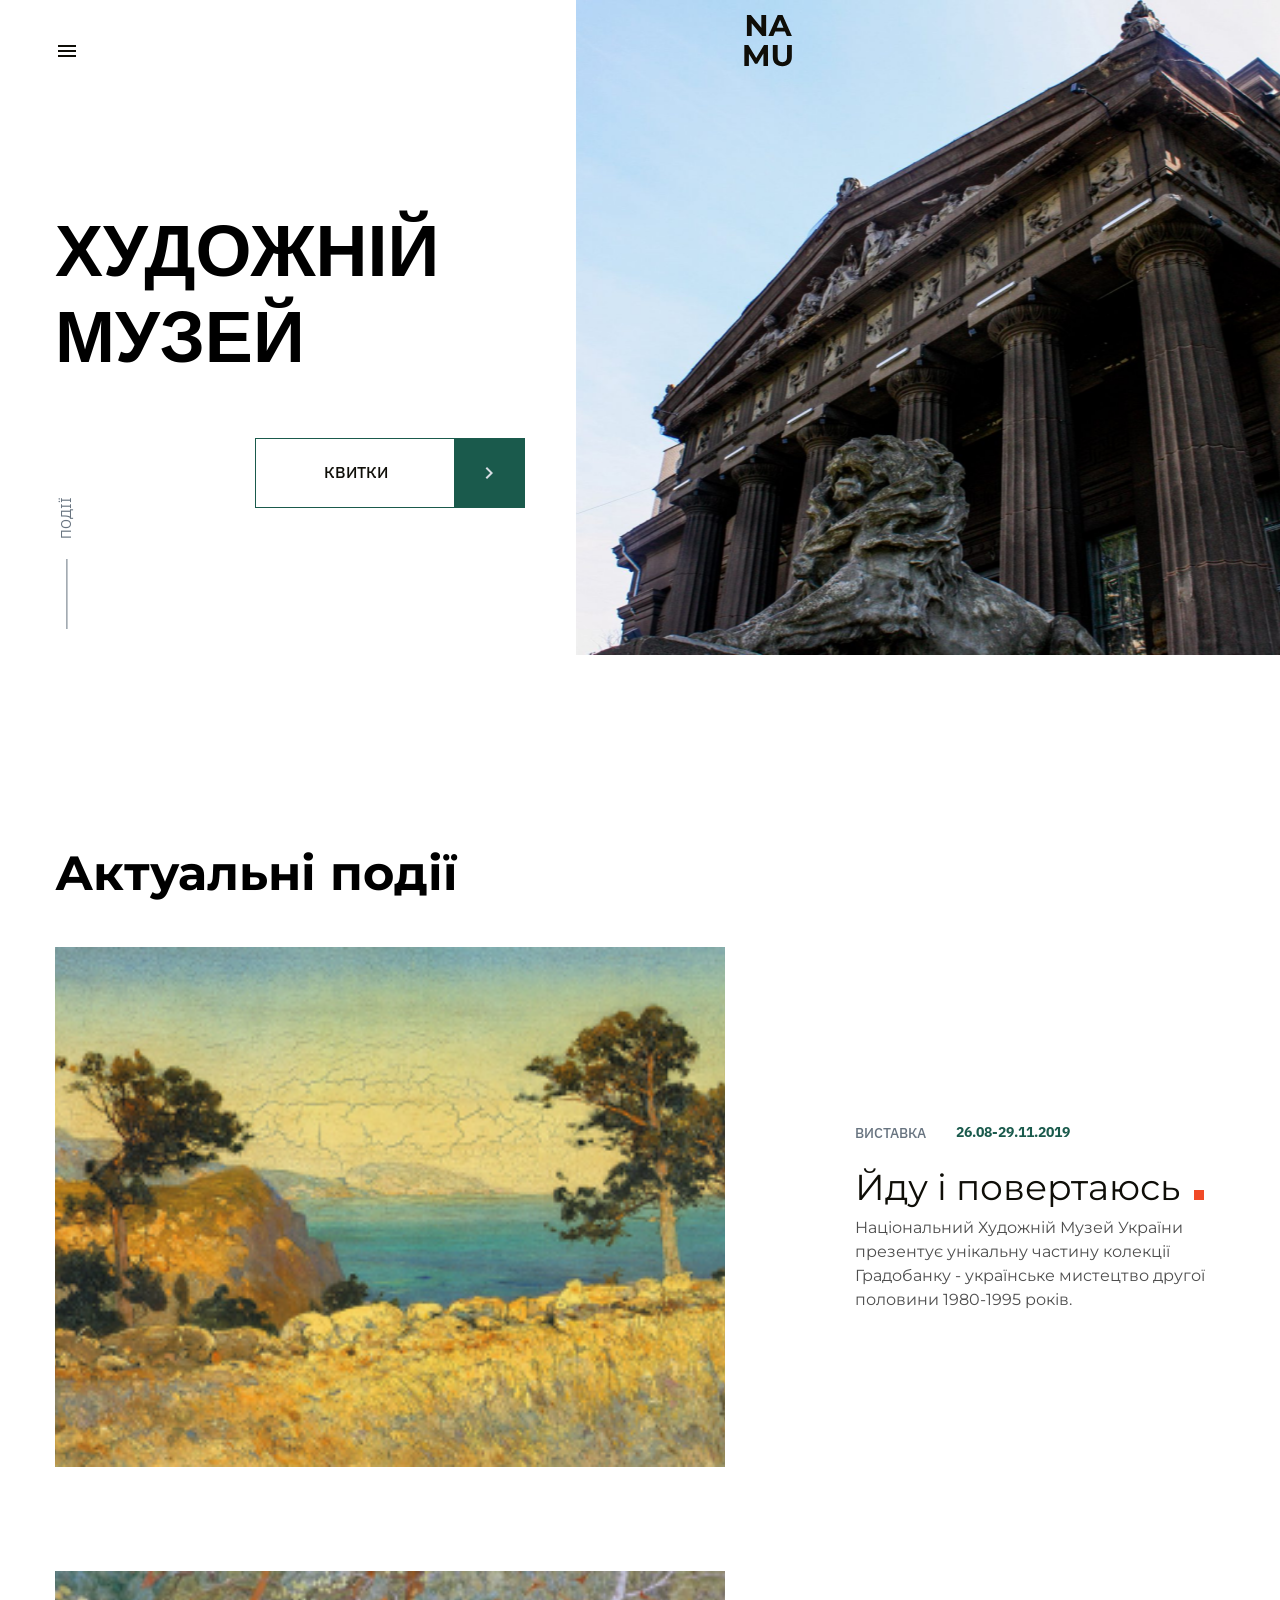
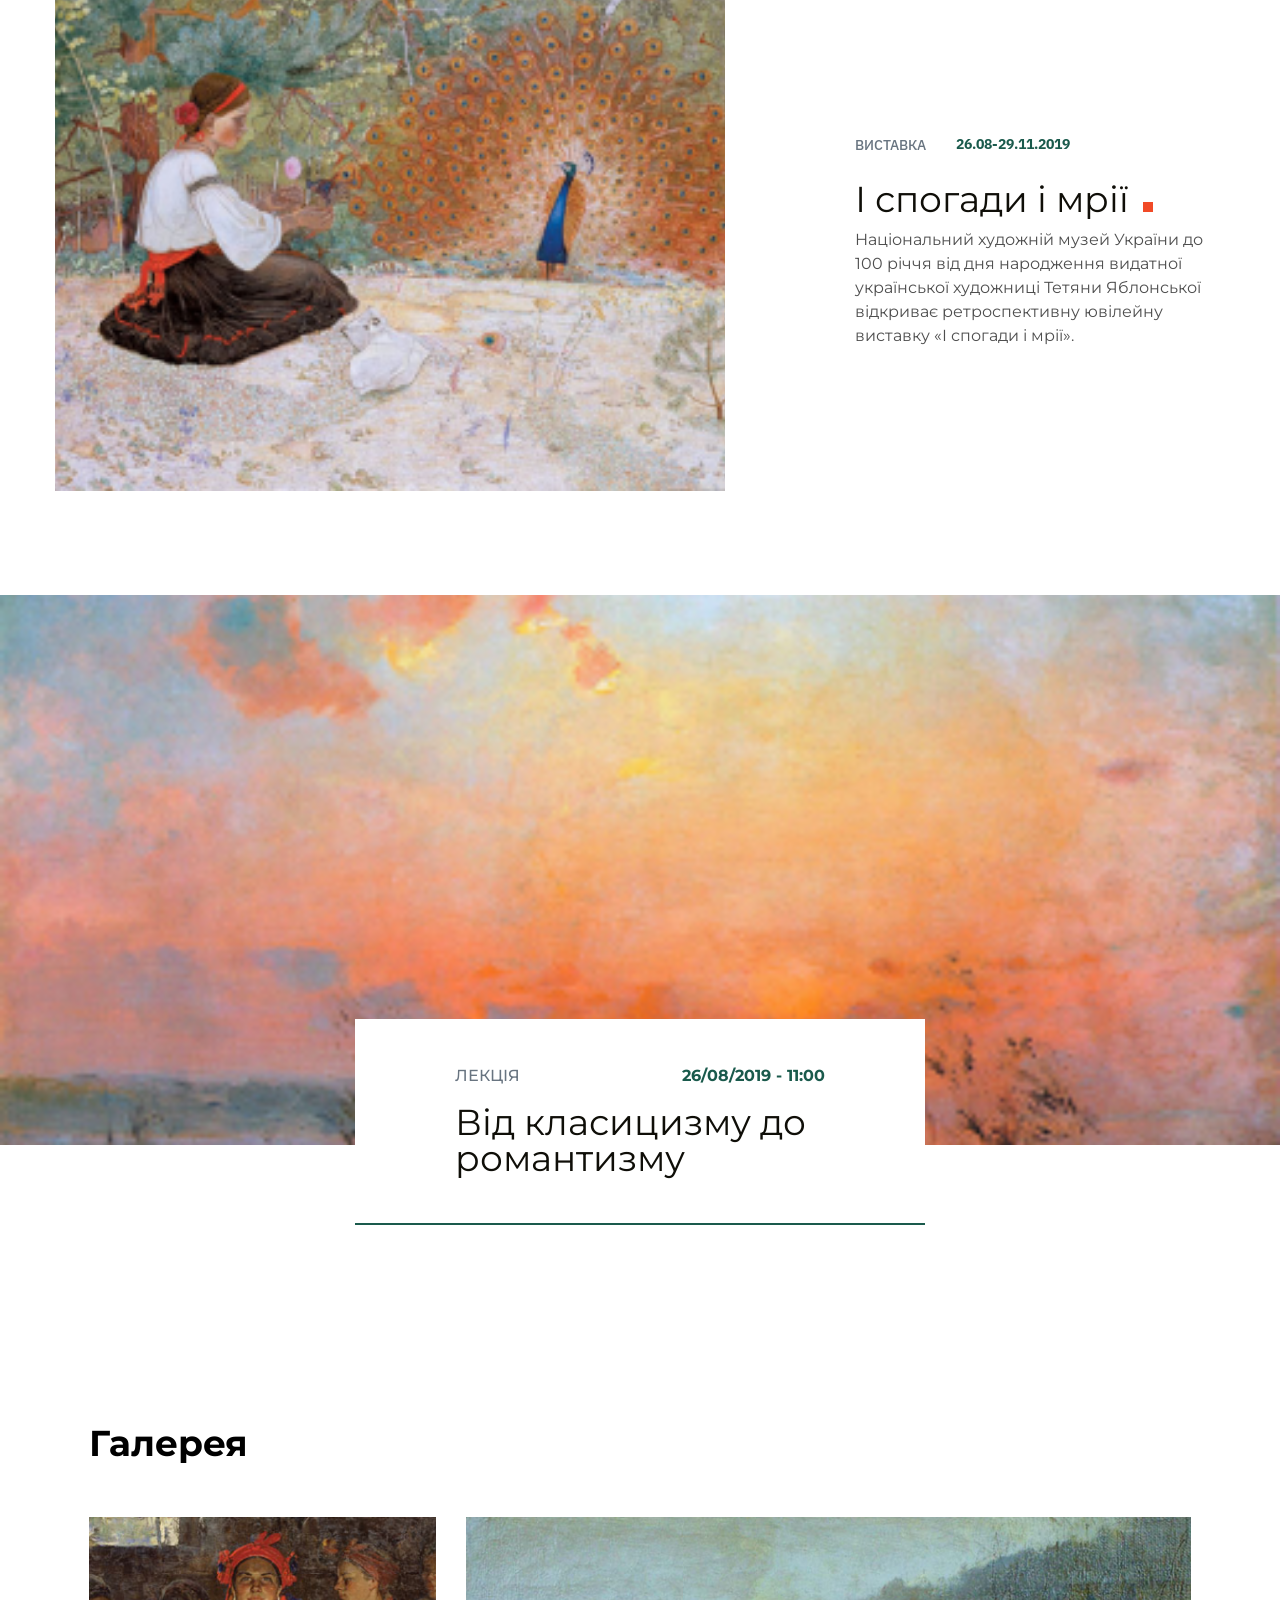
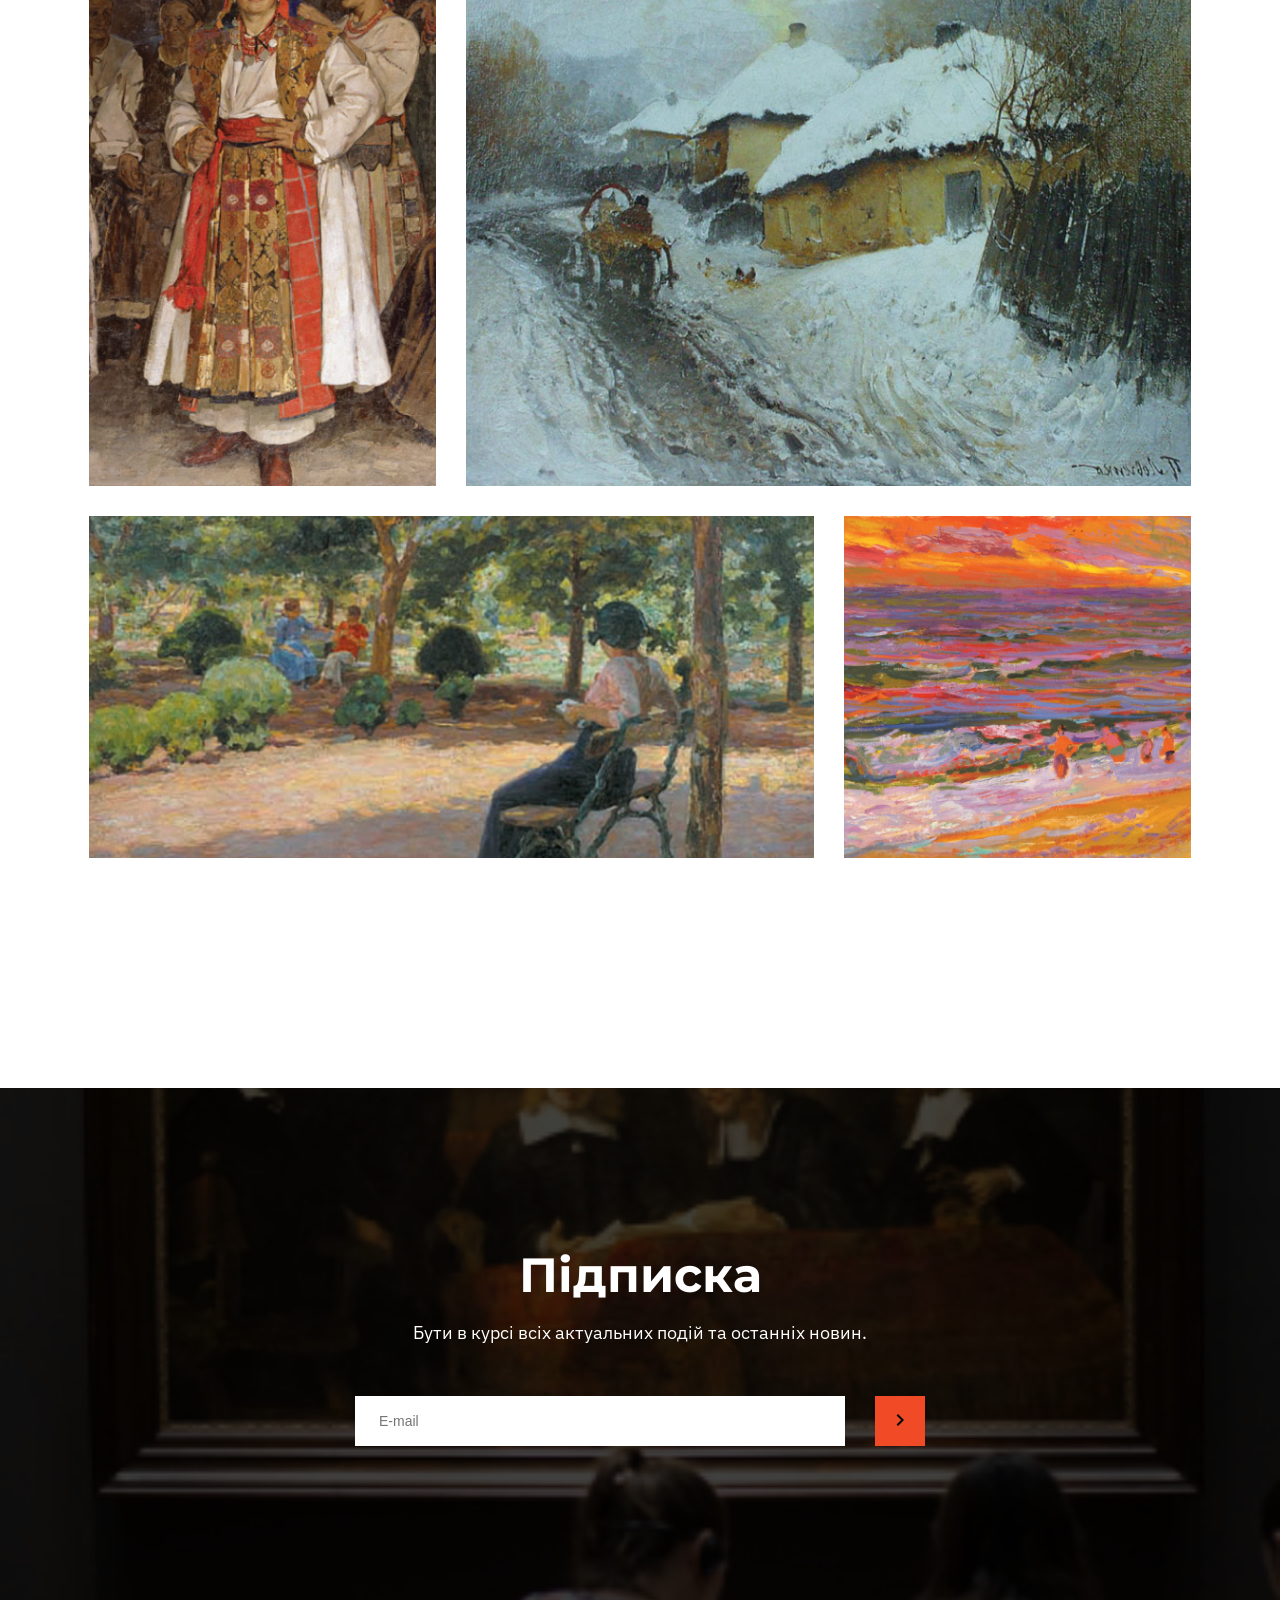
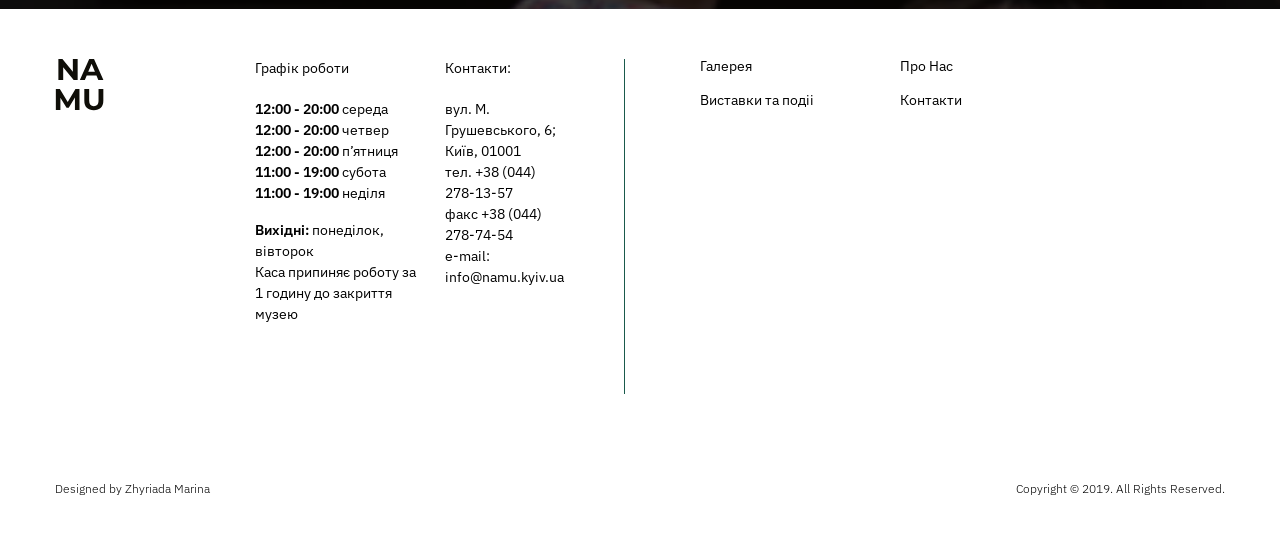
<file: index.html>
<!DOCTYPE html><html lang="en" class="page"><head><meta charset="utf-8"><meta name="viewport" content="width=device-width, initial-scale=1.0"><title>Museum</title><link rel="icon" href="favicon.9435ae94.svg"><link rel="preconnect" href="https://fonts.googleapis.com"><link rel="preconnect" href="https://fonts.gstatic.com"><link href="https://fonts.googleapis.com/css2?family=IBM+Plex+Sans:wght@300;400;500;600;700&family=Montserrat:wght@400;700&display=swap" rel="stylesheet"><link rel="stylesheet" href="index.bb425b92.css"><link rel="stylesheet" href="https://unpkg.com/swiper/swiper-bundle.min.css"></head><body class="page__body" id="home"> <header class="header"> <div class="container"> <div class="header__content"> <div class="header__top-bar top-bar"> <a href="#menu" class="icon icon--menu"></a> <a href="#" class="logo top-bar__logo"> <img src="NA%20MU.logo.b680cd26.svg" alt="logo"> </a> </div> <div class="header__bottom"> <h1 class="header__title">ХУДОЖНІЙ МУЗЕЙ</h1> <p class="header__events">Події</p> </div> <a href="#events" class="header__button"> КВИТКИ </a> </div> </div> <div class="header__bg"></div> </header> <aside class="menu page__menu" id="menu"> <div class="container"> <div class="menu__content"> <div class="menu__top"> <a href="#" class="icon icon--close"> </a> <nav class="menu__nav nav"> <ul class="nav__list"> <li class="nav__item"> <a class="nav__link" href="#galery"> Галерея </a> </li> <li class="nav__item"> <a class="nav__link" href="#about-us"> Про Нас </a> </li> <li class="nav__item"> <a class="nav__link" href="#events"> Виставки та <br> подіі </a> </li> <li class="nav__item"> <a class="nav__link" href="#contacts"> Контакти </a> </li> </ul> </nav> </div> <div class="menu__schedule schedule"> <span class="schedule__title">Графік роботи</span> <div class="schedule__dates"> <ul class="schedule__list"> <li class="schedule__item"> <span>12:00 - 20:00</span> середа </li> <li class="schedule__item"> <span>12:00 - 20:00</span> четвер </li> <li class="schedule__item"> <span>12:00 - 20:00</span> п’ятниця </li> <li class="schedule__item"> <span>11:00 - 19:00</span> субота </li> <li class="schedule__item"> <span>11:00 - 19:00</span> неділя </li> </ul> <div class="schedule__texts"> <p class="schedule__text"> <span>Вихідні:</span> понеділок, вівторок </p> <p class="schedule__text"> Каса припиняє роботу за 1 годину до закриття музею </p> </div> </div> </div> </div> </div> </aside> <main class="main"> <div class="main__content"> <section class="events" id="events"> <div class="container"> <h2 class="events__title">Актуальні події</h2> <div class="events__wrapper"> <article class="event events__event"> <img src="events1.135e318c.png" alt="Events" class="event__img"> <div class="event__content"> <div class="event__top"> <p class="event__type">ВИСТАВКА</p> <p class="event__data">26.08-29.11.2019</p> </div> <h3 class="event__subtitle"> Йду і повертаюсь <img src="rectangle-red.8fe3e353.svg" alt="red" class="event__rect"> </h3> <p class="event__text"> Національний Художній Музей України презентує унікальну частину колекції Градобанку - українське мистецтво другої половини 1980-1995 років. </p> </div> </article> <article class="event events__event"> <img src="events2.19673854.png" alt="Events" class="event__img"> <div class="event__content"> <div class="event__top"> <p class="event__type">ВИСТАВКА</p> <p class="event__data">26.08-29.11.2019</p> </div> <h3 class="event__subtitle"> І спогади і мрії <img src="rectangle-red.8fe3e353.svg" alt="red" class="event__rect"> </h3> <p class="event__text"> Національний художній музей України до 100 річчя від дня народження видатної української художниці Тетяни Яблонської відкриває ретроспективну ювілейну виставку «І спогади і мрії». </p> </div> </article> </div> </div> <article class="events__banner"> <div class="events__banner-info"> <div class="events__banner-content"> <div class="events__banner-top"> <p class="events__banner-type">ЛЕКЦІЯ</p> <p class="events__banner-data">26/08/2019 - 11:00</p> </div> <h3 class="events__banner-subtitle"> Від класицизму до романтизму </h3> </div> </div> </article> </section> <section class="galery" id="galery"> <h2 class="galery__title">Галерея</h2> <div class="galery__swiper"> <div class="swiper"> <div class="swiper-wrapper"> <div class="swiper-slide"> <img class="swiper-img" src="galery1.f10f16da.png" alt="Slider"> </div> <div class="swiper-slide"> <img class="swiper-img" src="galery2.2085a91f.png" alt="Slider"> </div> <div class="swiper-slide"> <img class="swiper-img" src="galery4.3bbfa6c0.png" alt="Slider"> </div> <div class="swiper-slide"> <img class="swiper-img" src="galery5.e6afd4a2.png" alt="Slider"> </div> </div> <div class="swiper-pagination"></div> </div> </div> <div class="galery__content"> <div class="container"> <div class="galery__pictures"> <a href="#" class="galery__picture galery__picture--1"> <img src="galery1.f10f16da.png" alt="picture" class="galery__img"> </a> <a href="#" class="galery__picture galery__picture--2"> <img src="galery2.2085a91f.png" alt="picture" class="galery__img"> </a> <a href="#" class="galery__picture galery__picture--3"> <img src="galery3.e62e5920.png" alt="picture" class="galery__img"> </a> <a href="#" class="galery__picture galery__picture--4"> <img src="galery4.3bbfa6c0.png" alt="picture" class="galery__img"> </a> </div> </div> </div> </section> <section class="subscription" id="subscription"> <h2 class="subscription__title">Підписка</h2> <p class="subscription__text">Бути в курсі всіх актуальних подій та останніх новин.</p> <form action="#" onsubmit="this.reset(); return false;" class="subscription__form"> <input type="email" name="email" placeholder="E-mail" class="subscription__input" required> <button type="submit" class="subscription__button"> <img src="arrow-black.2081132d.svg" alt="button"> </button> </form> </section> </div> </main> <footer class="footer" id="contacts"> <div class="container"> <div class="footer__wrapper"> <div class="footer__top"> <a href="#" class="footer__logo"> <img src="NA%20MU.logo.b680cd26.svg" alt="logo"> </a> </div> <div class="footer__content"> <div class="footer__schedule schedule"> <span class="schedule__title">Графік роботи</span> <div class="schedule__dates schedule__dates--footer"> <ul class="schedule__list"> <li class="schedule__item"> <span>12:00 - 20:00</span> середа </li> <li class="schedule__item"> <span>12:00 - 20:00</span> четвер </li> <li class="schedule__item"> <span>12:00 - 20:00</span> п’ятниця </li> <li class="schedule__item"> <span>11:00 - 19:00</span> субота </li> <li class="schedule__item"> <span>11:00 - 19:00</span> неділя </li> </ul> <div class="schedule__texts"> <p class="schedule__text"> <span>Вихідні:</span> понеділок, вівторок </p> <p class="schedule__text"> Каса припиняє роботу за 1 годину до закриття музею </p> </div> </div> </div> <div class="footer__contacts"> <h2 class="footer__contacts-title">Контакти:</h2> <a href="https://www.google.com/maps/place/%D0%B2%D1%83%D0%BB%D0%B8%D1%86%D1%8F+%D0%9C%D0%B8%D1%85%D0%B0%D0%B9%D0%BB%D0%B0+%D0%93%D1%80%D1%83%D1%88%D0%B5%D0%B2%D1%81%D1%8C%D0%BA%D0%BE%D0%B3%D0%BE,+6,+%D0%9A%D0%B8%D1%97%D0%B2,+02000/@50.4508402,30.5308666,17z/data=!4m6!3m5!1s0x40d4ce52445a8315:0x5e30ef474eddac89!8m2!3d50.4494397!4d30.5307593!16s%2Fg%2F11l76wtstx?entry=ttu" class="footer__contacts-link" target="_blank"> вул. М. Грушевського, 6; Київ, 01001 </a> <br> <a href="tel:+38 (044) 278-13-57" class="footer__contacts-link"> тел. +38 (044) 278-13-57 </a> <br> <a href="tel:+38 (044) 278-74-54" class="footer__contacts-link"> факс +38 (044) 278-74-54 </a> <br> <a href="mailto:info@namu.kiev.ua" class="footer__contacts-link"> e-mail: info@namu.kyiv.ua </a> </div> </div> <div class="footer__go-up-wrapper"> <a href="#" class="footer__go-up"> <img src="Arrow%20up.1c87e81c.svg" alt="arrow-up"> </a> </div> <nav class="footer__nav nav"> <ul class="nav__list nav__list--footer"> <li class="nav__item"> <a class="nav__link nav__link--footer" href="#galery"> Галерея </a> </li> <li class="nav__item"> <a class="nav__link nav__link--footer" href="#about-us"> Про Нас </a> </li> <li class="nav__item"> <a class="nav__link nav__link--footer" href="#events"> Виставки та подіі </a> </li> <li class="nav__item"> <a class="nav__link nav__link--footer" href="#contacts"> Контакти </a> </li> </ul> </nav> <div class="footer__bottom"> <p class="footer__author">Designed by Zhyriada Marina</p> <p class="footer__copyright"> Copyright © 2019. All Rights Reserved. </p> </div> </div> </div> </footer> <script src="https://unpkg.com/swiper/swiper-bundle.min.js"></script> <script src="index.41ed3682.js"></script> </body></html>
</file>
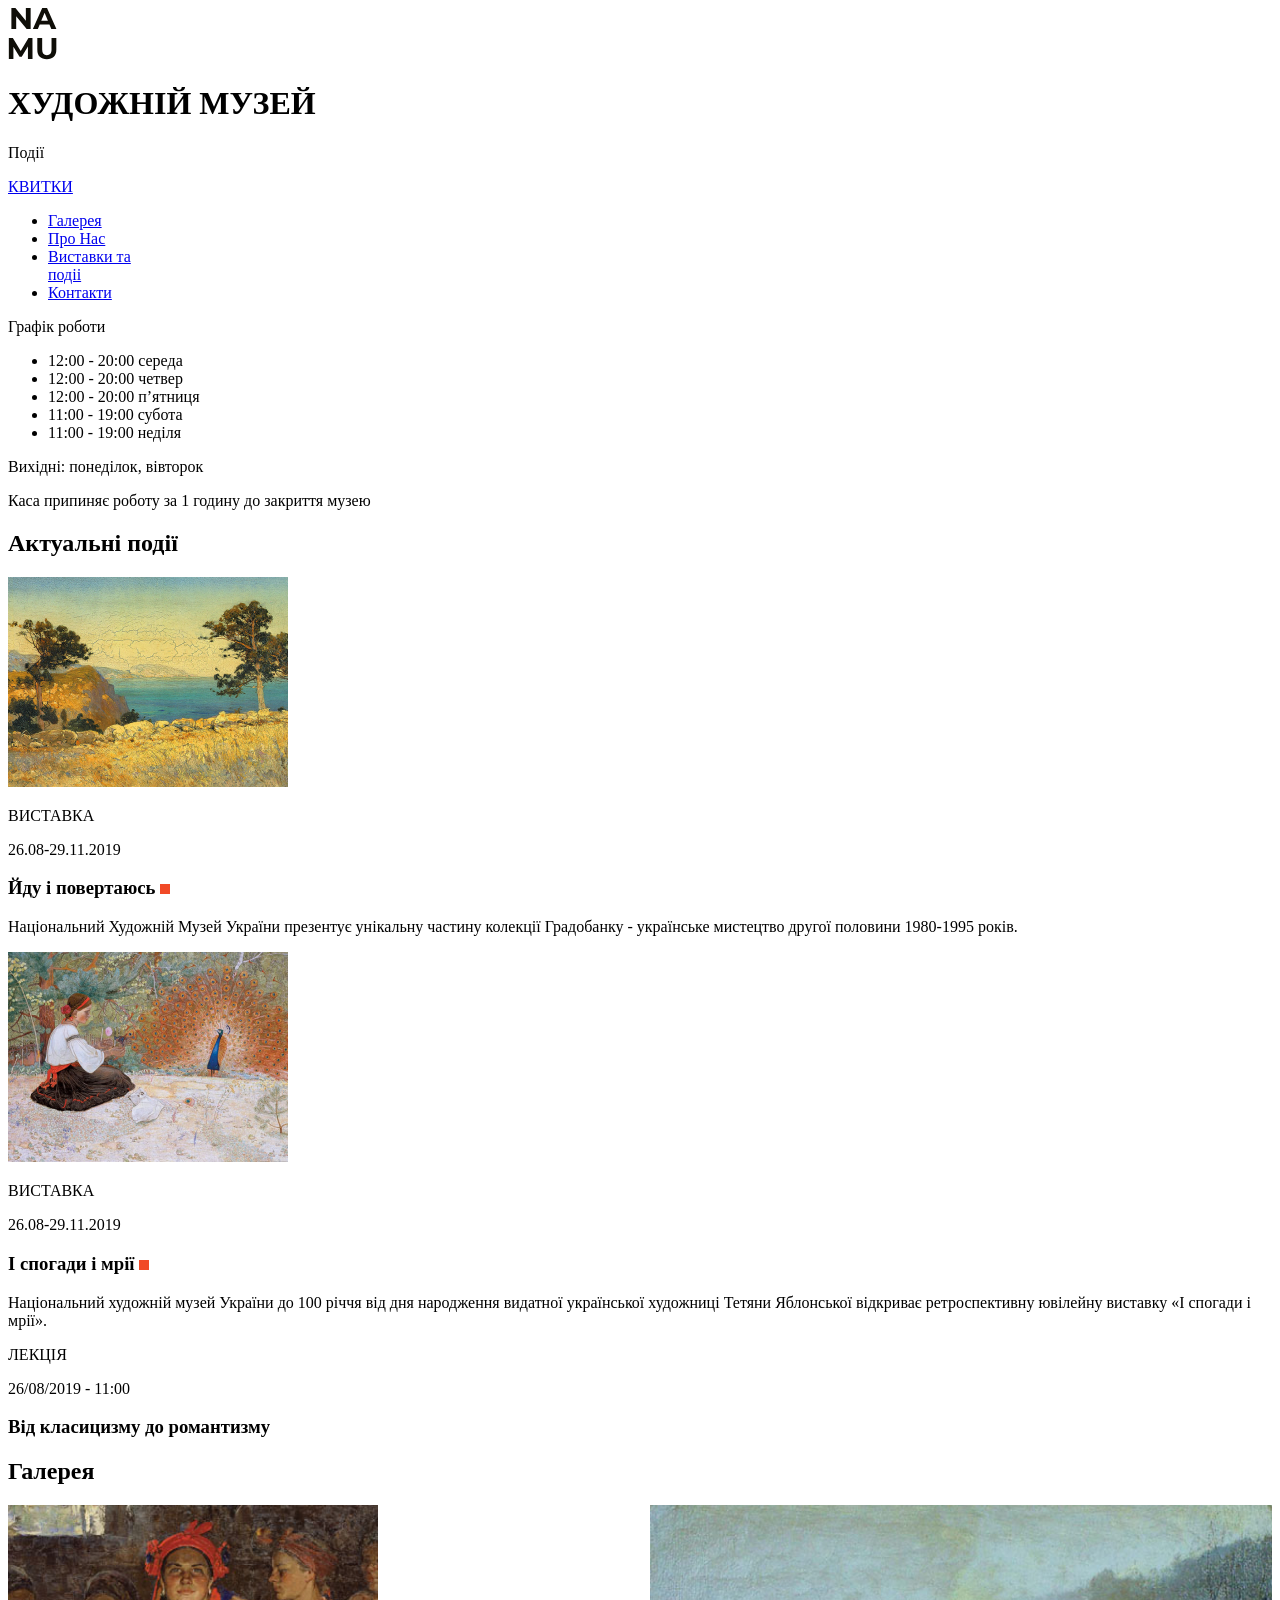
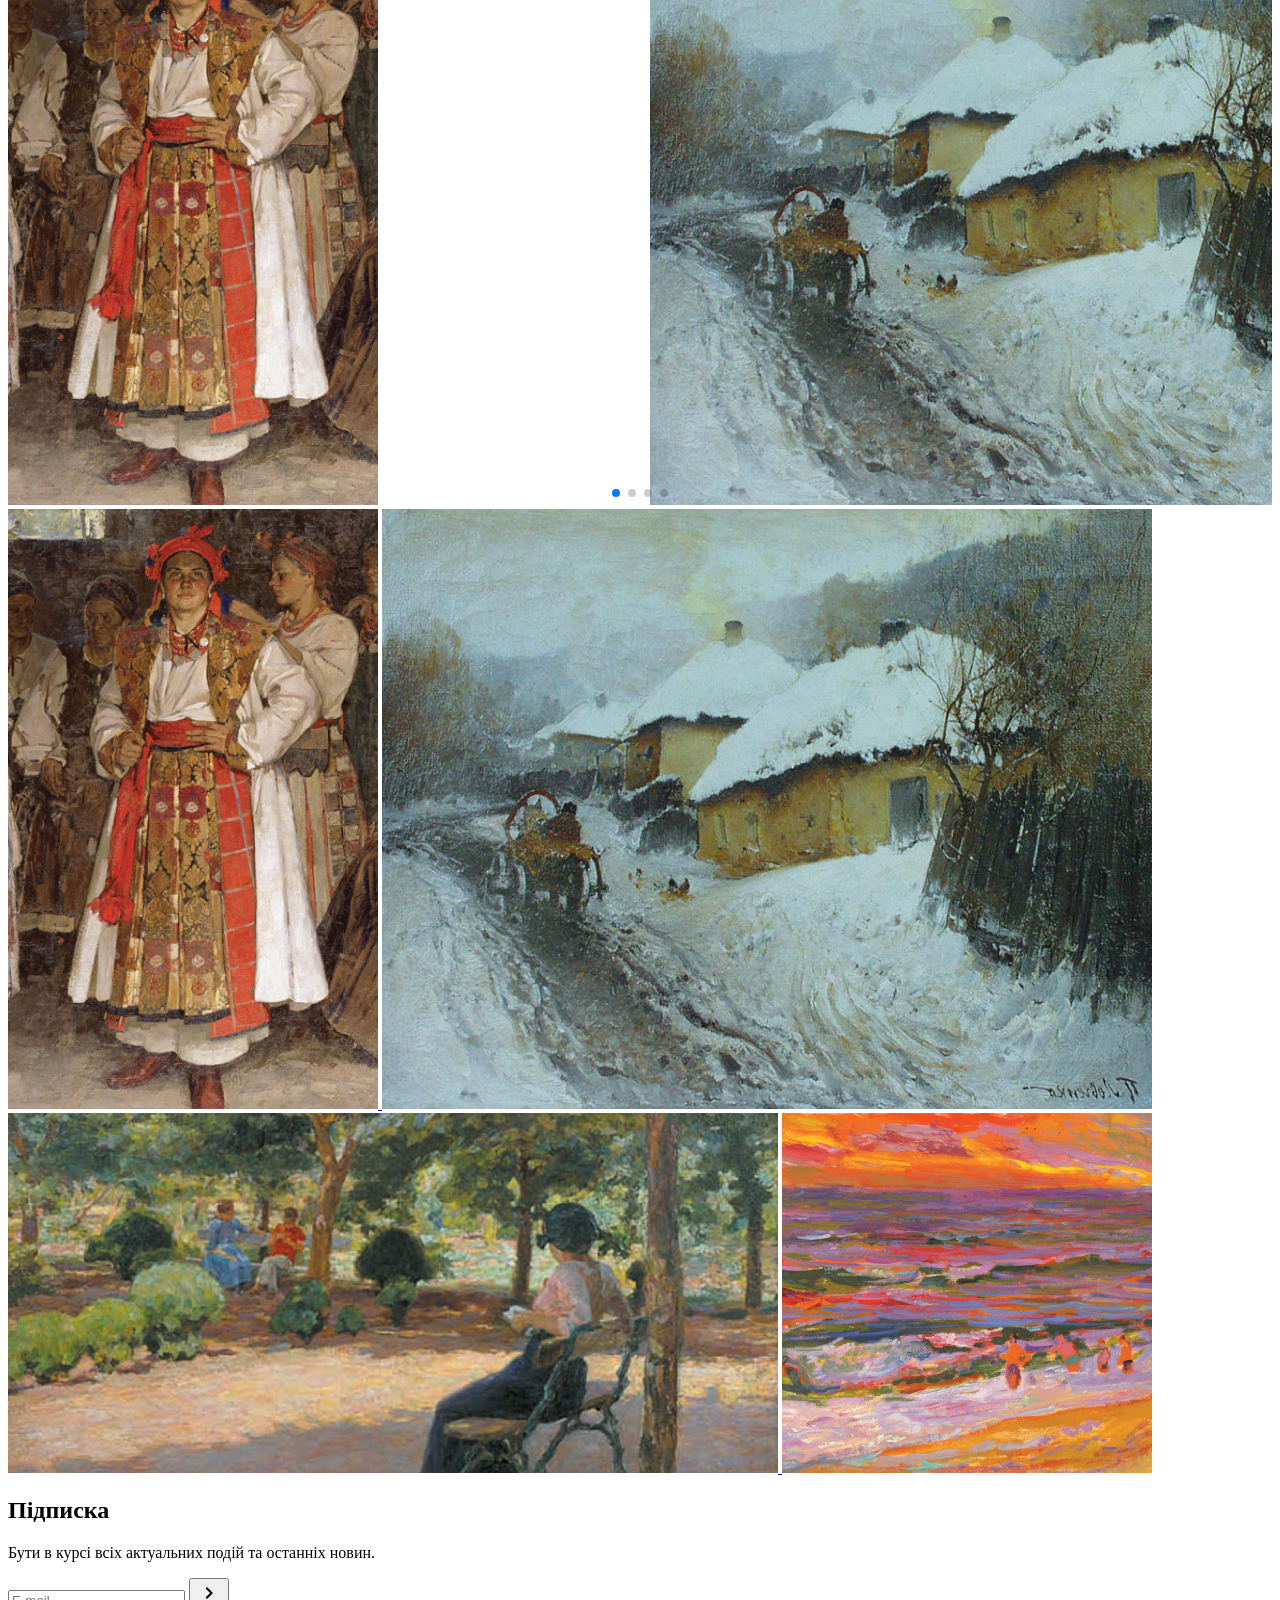
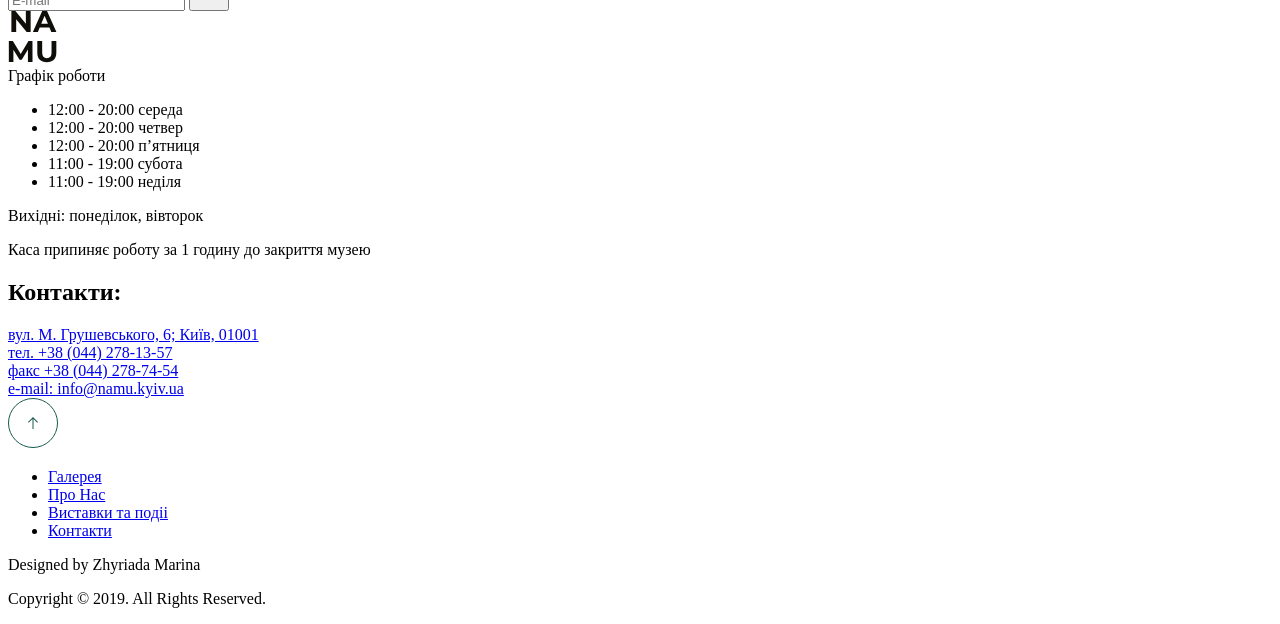
<file: src/index.html>
<!DOCTYPE html>
<html lang="en" class="page">
  <head>
    <meta charset="UTF-8">
    <meta name="viewport" content="width=device-width, initial-scale=1.0">
    <title>Museum</title>
    <link rel="icon" href="./images/favicon.svg">
    <link rel="preconnect" href="https://fonts.googleapis.com">
    <link rel="preconnect" href="https://fonts.gstatic.com">
    <link href="https://fonts.googleapis.com/css2?family=IBM+Plex+Sans:wght@300;400;500;600;700&family=Montserrat:wght@400;700&display=swap" rel="stylesheet">
    <link rel="stylesheet" href="./styles/main.scss">

    <link rel="stylesheet" href="https://unpkg.com/swiper/swiper-bundle.min.css">
  </head>
  <body class="page__body" id="home">
    <header class="header">
      <div class="container">
        <div class="header__content">
          <div class="top-bar header__top-bar">
            <a
              href="#menu"
              class="icon icon--menu"
            ></a>
            <a href="#" class="top-bar__logo logo">
              <img
              src="/src/images/NA MU.logo.svg"
              alt="logo"
              >
            </a>
          </div>
          <div class="header__bottom">
            <h1 class="header__title">ХУДОЖНІЙ МУЗЕЙ</h1>
            <p class="header__events">Події</p>
          </div>
          <a
            href="#events"
            class="header__button"
          >
            КВИТКИ
          </a>
        </div>
      </div>
      <div class="header__bg"></div>
    </header>

    <aside
      class="page__menu menu"
      id="menu"
    >
      <div class="container">
        <div class="menu__content">
          <div class="menu__top">
            <a
              href="#"
              class="icon icon--close"
            >
            </a>

            <nav class="nav menu__nav">
              <ul class="nav__list">
                <li class="nav__item">
                  <a
                    class="nav__link"
                    href="#galery"
                  >
                    Галерея
                  </a>
                </li>

                <li class="nav__item">
                  <a
                    class="nav__link"
                    href="#about-us"
                  >
                    Про Нас
                  </a>
                </li>

                <li class="nav__item">
                  <a
                    class="nav__link"
                    href="#events"
                  >
                    Виставки та
                    <br>
                    подіі
                  </a>
                </li>

                <li class="nav__item">
                  <a
                    class="nav__link"
                    href="#contacts"
                  >
                    Контакти
                  </a>
                </li>
              </ul>
            </nav>
          </div>
          <div class="menu__schedule schedule">
            <span class="schedule__title">Графік роботи</span>
            <div class="schedule__dates">
              <ul class="schedule__list">
                <li class="schedule__item">
                  <span>12:00 - 20:00</span>
                  середа
                </li>

                <li class="schedule__item">
                  <span>12:00 - 20:00</span>
                  четвер
                </li>

                <li class="schedule__item">
                  <span>12:00 - 20:00</span>
                  п’ятниця
                </li>

                <li class="schedule__item">
                  <span>11:00 - 19:00</span>
                  субота
                </li>

                <li class="schedule__item">
                  <span>11:00 - 19:00</span>
                  неділя
                </li>
              </ul>

              <div class="schedule__texts">
                <p class="schedule__text">
                  <span>Вихідні:</span> понеділок, вівторок
                </p>
                <p class="schedule__text">
                  Каса припиняє роботу за 1 годину до закриття музею
                </p>
              </div>
            </div>
          </div>

        </div>
      </div>
    </aside>

    <main class="main">
      <div class="main__content">
        <section
          class="events"
          id="events"
        >

          <div class="container">
            <h2 class="events__title">Актуальні події</h2>
            <div class="events__wrapper">
              <article class="events__event event">
                <img
                  src="/src/images/events/events1.png"
                  alt="Events"
                  class="event__img"
                >
                <div class="event__content">
                  <div class="event__top">
                    <p class="event__type">ВИСТАВКА</p>
                    <p class="event__data">26.08-29.11.2019</p>
                  </div>
                  <h3 class="event__subtitle">
                    Йду і повертаюсь
                    <img
                      src="./images//icons/rectangle-red.svg"
                      alt="red"
                      class="event__rect"
                    />
                  </h3>
                  <p class="event__text">
                    Національний Художній Музей України презентує унікальну частину колекції Градобанку - українське мистецтво другої половини 1980-1995 років.
                  </p>
                </div>
              </article>
              <article class="events__event event">
                <img
                  src="/src/images/events/events2.png"
                  alt="Events"
                  class="event__img"
                >
                <div class="event__content">
                  <div class="event__top">
                    <p class="event__type">ВИСТАВКА</p>
                    <p class="event__data">26.08-29.11.2019</p>
                  </div>
                  <h3 class="event__subtitle">
                    І спогади і мрії
                    <img
                      src="./images//icons/rectangle-red.svg"
                      alt="red"
                      class="event__rect"
                    />
                  </h3>
                  <p class="event__text">
                    Національний художній музей України до 100 річчя від дня народження   видатної української художниці  Тетяни Яблонської  відкриває ретроспективну ювілейну виставку «І спогади і мрії».
                  </p>
                </div>
              </article>
            </div>
          </div>
          <article class="events__banner">
            <div class="events__banner-info">
              <div class="events__banner-content">
                <div class="events__banner-top">
                  <p class="events__banner-type">ЛЕКЦІЯ</p>
                  <p class="events__banner-data">26/08/2019 - 11:00</p>
                </div>
                <h3 class="events__banner-subtitle">
                  Від класицизму до романтизму
                </h3>
              </div>
            </div>
          </article>
        </section>

        <section class="galery" id="galery">
          <h2 class="galery__title">Галерея</h2>
          <div class="galery__swiper">
            <div class="swiper">
              <div class="swiper-wrapper">
                <div class="swiper-slide">
                  <img
                    class="swiper-img"
                    src="/src/images/galery/galery1.png"
                    alt="Slider"
                  >
                </div>
                <div class="swiper-slide">
                  <img
                    class="swiper-img"
                    src="/src/images/galery/galery2.png"
                    alt="Slider"
                  >
                </div>
                <div class="swiper-slide">
                  <img
                  class="swiper-img"
                    src="/src/images/galery/galery4.png"
                    alt="Slider"
                  >
                </div>
                <div class="swiper-slide">
                  <img
                    class="swiper-img"
                    src="/src/images/galery/galery5.png"
                    alt="Slider"
                  >
                </div>
              </div>
              <div class="swiper-pagination"></div>
            </div>
          </div>

          <div class="galery__content">
            <div class="container">
              <div class="galery__pictures">
                <a href="#" class="galery__picture galery__picture--1">
                  <img
                    src="/src/images/galery/galery1.png"
                    alt="picture"
                    class="galery__img"
                  >
                </a>

                <a href="#" class="galery__picture galery__picture--2">
                  <img
                    src="/src/images/galery/galery2.png"
                    alt="picture"
                    class="galery__img"
                  >
                </a>

                <a href="#" class="galery__picture galery__picture--3">
                  <img
                    src="/src/images/galery/galery3.png"
                    alt="picture"
                    class="galery__img"
                  >
                </a>

                <a href="#" class="galery__picture galery__picture--4">
                  <img
                    src="/src/images/galery/galery4.png"
                    alt="picture"
                    class="galery__img"
                  >
                </a>
              </div>
            </div>
          </div>
        </section>

        <section class="subscription" id="subscription">

          <h2 class="subscription__title">Підписка</h2>
          <p class="subscription__text">Бути в курсі всіх актуальних подій та останніх новин.</p>
          <form
            action="#"
            onsubmit="this.reset(); return false;"
            class="subscription__form"
          >
            <input
              type="email"
              name="email"
              placeholder="E-mail"
              class="subscription__input"
              required
            >
            <button
              type="submit"
              class="subscription__button"
            >
              <img
                src="/src/images/icons/arrow-black.svg"
                alt="button"
              >
            </button>
          </form>
        </section>
      </div>
    </main>

    <footer class="footer" id="contacts">
      <div class="container">
        <div class="footer__wrapper">
          <div class="footer__top">
            <a href="#" class="footer__logo">
              <img
              src="/src/images/NA MU.logo.svg"
              alt="logo"
              >
            </a>


          </div>

          <div class="footer__content">
            <div class="footer__schedule schedule">
              <span class="schedule__title">Графік роботи</span>
              <div class="schedule__dates schedule__dates--footer">
                <ul class="schedule__list">
                  <li class="schedule__item">
                    <span>12:00 - 20:00</span>
                    середа
                  </li>

                  <li class="schedule__item">
                    <span>12:00 - 20:00</span>
                    четвер
                  </li>

                  <li class="schedule__item">
                    <span>12:00 - 20:00</span>
                    п’ятниця
                  </li>

                  <li class="schedule__item">
                    <span>11:00 - 19:00</span>
                    субота
                  </li>

                  <li class="schedule__item">
                    <span>11:00 - 19:00</span>
                    неділя
                  </li>
                </ul>

                <div class="schedule__texts">
                  <p class="schedule__text">
                    <span>Вихідні:</span> понеділок, вівторок
                  </p>
                  <p class="schedule__text">
                    Каса припиняє роботу за 1 годину до закриття музею
                  </p>
                </div>
              </div>
            </div>

            <div class="footer__contacts">
              <h2 class="footer__contacts-title">Контакти:</h2>
              <a
                href="https://www.google.com/maps/place/%D0%B2%D1%83%D0%BB%D0%B8%D1%86%D1%8F+%D0%9C%D0%B8%D1%85%D0%B0%D0%B9%D0%BB%D0%B0+%D0%93%D1%80%D1%83%D1%88%D0%B5%D0%B2%D1%81%D1%8C%D0%BA%D0%BE%D0%B3%D0%BE,+6,+%D0%9A%D0%B8%D1%97%D0%B2,+02000/@50.4508402,30.5308666,17z/data=!4m6!3m5!1s0x40d4ce52445a8315:0x5e30ef474eddac89!8m2!3d50.4494397!4d30.5307593!16s%2Fg%2F11l76wtstx?entry=ttu"
                class="footer__contacts-link"
                target="_blank"
              >
                вул. М. Грушевського, 6; Київ, 01001
              </a>
              <br>
              <a
                href="tel:+38 (044) 278-13-57"
                class="footer__contacts-link"
              >
                тел. +38 (044) 278-13-57
              </a>
              <br>
              <a
                href="tel:+38 (044) 278-74-54"
                class="footer__contacts-link"
              >
                факс +38 (044)
                278-74-54
              </a>
              <br>
              <a
                href="mailto:info@namu.kiev.ua"
                class="footer__contacts-link"
              >
                e-mail: info@namu.kyiv.ua
              </a>
            </div>
          </div>

          <div class="footer__go-up-wrapper">
            <a
              href="#"
              class="footer__go-up"
            >
              <img
                src="/src/images/icons/Arrow up.svg"
                alt="arrow-up"
              >
            </a>
          </div>

          <nav class="nav footer__nav">
            <ul class="nav__list nav__list--footer">
              <li class="nav__item">
                <a
                  class="nav__link nav__link--footer"
                  href="#galery"
                >
                  Галерея
                </a>
              </li>

              <li class="nav__item">
                <a
                  class="nav__link nav__link--footer"
                  href="#about-us"
                >
                  Про Нас
                </a>
              </li>

              <li class="nav__item">
                <a
                  class="nav__link nav__link--footer"
                  href="#events"
                >
                  Виставки та подіі
                </a>
              </li>

              <li class="nav__item">
                <a
                  class="nav__link nav__link--footer"
                  href="#contacts"
                >
                  Контакти
                </a>
              </li>
            </ul>
          </nav>

          <div class="footer__bottom">
            <p class="footer__author">Designed by Zhyriada Marina</p>
            <p class="footer__copyright">
              Copyright © 2019. All Rights Reserved.
            </p>
          </div>
        </div>
      </div>
    </footer>

    <script src="https://unpkg.com/swiper/swiper-bundle.min.js"></script>
    <script src="./scripts/main.js"></script>
  </body>
</html>
</file>
<file: index.bb425b92.css>
h1{font-family:Roboto,sans-serif;font-weight:400}@font-face{font-family:Roboto;src:url(Roboto-Regular-webfont.55e67705.woff)format("woff");font-weight:400;font-style:normal}.header{position:relative}@media (min-width:768px){.header{height:384px}}@media (min-width:1280px){.header{height:655px}}.header__bg{z-index:-1;background-image:url(header-bg.e5eb93cf.png);background-position:50%;background-size:cover;width:100%;height:300px;position:absolute;top:0}@media (min-width:768px){.header__bg{width:49%;height:384px;right:0}}@media (min-width:1280px){.header__bg{width:55%;height:655px}}@media (min-width:768px){.header__content{--columns:2;grid-template-columns:repeat(var(--columns),1fr);column-gap:20px;height:auto;display:grid}}@media (min-width:768px) and (min-width:768px){.header__content{--columns:6;column-gap:30px}}@media (min-width:768px) and (min-width:1280px){.header__content{--columns:12;column-gap:30px}}.header__top-bar{height:250px}@media (min-width:768px){.header__top-bar{grid-column:span 6;height:fit-content}}.header__bottom{width:fit-content;height:fit-content;margin:0 auto}@media (min-width:768px){.header__bottom{grid-column:1/3}}@media (min-width:1280px){.header__bottom{grid-column:1/5}}.header__title{text-align:center;margin-top:20px;margin-bottom:20px;font-size:45px;font-weight:700;line-height:45px}@media (min-width:768px){.header__title{text-align:left;word-wrap:normal;margin-top:0;margin-bottom:0;padding-bottom:38px;font-size:54px;line-height:64.8px}}@media (min-width:1280px){.header__title{font-size:72px;line-height:86.4px}}.header__events{text-align:left;color:#687480;text-transform:uppercase;font-family:IBM Plex Sans,sans-serif;font-size:14px;line-height:14px;display:none;transform:rotate(-90deg)translate(-100%,-390%)}.header__events:before{content:"";border-bottom:1px solid #687480;width:70px;display:inline-block}@media (min-width:1280px){.header__events{-ms-flex-align:center;align-items:center;gap:20px;display:-ms-inline-flexbox;display:inline-flex}}.header__button{box-sizing:border-box;text-align:left;color:#0f0e08;border:1px solid #1a5a4c;width:280px;height:50px;margin:0 auto;padding:15px 130px 15px 80px;font-family:IBM Plex Sans,sans-serif;font-size:16px;font-weight:500;line-height:16px;text-decoration:none;display:block;position:relative}.header__button:after{content:"";background-color:#1a5a4c;background-image:url(arrow.8b3877c7.svg);background-position:50%;background-repeat:no-repeat;background-size:24px;width:50px;height:50px;display:inline-block;position:absolute;top:-1px;right:0}@media (min-width:768px){.header__button{grid-column:1/3;width:270px;height:70px;padding:25px 138px 25px 68px}.header__button:after{width:70px;height:70px}}@media (min-width:1280px){.header__button{grid-column:3/6}}.icon{background-size:cover;width:24px;height:24px;transition:transform .3s;display:block}.icon:hover{transform:scale(1.1)}.icon--menu{background-image:url(baseline-menu.3804cec3.svg)}.icon--close{background-image:url(close.889fe7a3.svg)}.icon--facebook{background-image:url(facebook-logo.9e8c3530.svg)}.icon--instagram{background-image:url(instagram-logo.d65e3833.svg)}.menu{z-index:11;background-color:#1a5a4c;height:400px;font-family:IBM Plex Sans,sans-serif;overflow:auto}@media (min-width:768px){.menu{height:225px}}@media (min-width:1280px){.menu{height:233px}}.menu__content{--columns:2;grid-template-columns:repeat(var(--columns),1fr);gap:24px 20px;padding-top:27px;padding-bottom:27px;display:grid}@media (min-width:768px){.menu__content{--columns:6;column-gap:30px}}@media (min-width:1280px){.menu__content{--columns:12;column-gap:30px}}@media (min-width:768px){.menu__content{padding-top:40px;padding-bottom:40px}}.menu__top{grid-column:span 2;gap:28px;padding-bottom:24px;display:-ms-flexbox;display:flex;position:relative}.menu__top:after{content:"";background-color:rgba(255,255,255,.5);width:100%;height:1px;position:absolute;bottom:0}@media (min-width:768px){.menu__top:after{width:1px;height:100%;right:19px}}@media (min-width:1280px){.menu__top:after{right:-27px}}@media (min-width:768px){.menu__top{grid-column:span 3;gap:38px}}@media (min-width:1280px){.menu__top{grid-column:span 6;gap:102px}}.menu__schedule{grid-column:span 2}@media (min-width:768px){.menu__schedule{grid-column:4/-1}}@media (min-width:1280px){.menu__schedule{grid-column:8/12}}.nav{color:#fff;font-weight:400}.nav__list{grid-template-columns:100px 100px;gap:20px 28px;margin:0;padding:0;list-style-type:none;display:grid}@media (min-width:768px){.nav__list{gap:24px 20px}}@media (min-width:1280px){.nav__list{grid-template-columns:169px 169px;gap:30px 31px}}.nav__list--footer{grid-template-columns:130px 130px;gap:20px}@media (min-width:768px){.nav__list--footer{grid-template-columns:220px 220px}}@media (min-width:1280px){.nav__list--footer{grid-template-columns:168px 168px;gap:20px 32px}}.nav__link{text-align:left;color:#fff;cursor:pointer;width:fit-content;font-family:IBM Plex Sans,sans-serif;font-size:16px;font-weight:500;line-height:16px;text-decoration:none;transition:transform .3s;display:block}.nav__link:hover{transform:scale(1.1)}@media (min-width:768px){.nav__link{max-width:100%}}@media (min-width:1280px){.nav__link{border-radius:10px;max-width:128px;font-size:22px}}.nav__link--footer{color:#000;text-align:left;font-family:IBM Plex Sans,sans-serif;font-size:14px;font-weight:400;line-height:14px}.page{scroll-behavior:smooth;font-family:Montserrat,sans-serif;overflow-x:hidden}.page:has(.page__menu:target){overflow:hidden}.page__body{margin:0;padding:0}.page__menu{opacity:0;transition:all .3s;position:fixed;top:0;left:0;right:0;transform:translate(-100%)}.page__menu:target{opacity:1;pointer-events:all;transform:translateY(0)}.header,.main,.footer{transition:background-color .3s}.page:has(.page__menu:target) .header{background-color:rgba(128,128,128,.7)}.page:has(.page__menu:target) .main{background-color:rgba(128,128,128,.7)}.page:has(.page__menu:target) .footer{background-color:rgba(128,128,128,.7)}.events__wrapper{row-gap:60px;display:grid}@media (min-width:768px){.events__wrapper{row-gap:64px}}@media (min-width:1280px){.events__wrapper{row-gap:104px}}.events__title{text-align:center;margin:0 0 40px;font-size:36px;font-weight:700;line-height:36px}@media (min-width:768px){.events__title{text-align:left;margin-bottom:48px;font-size:48px}}@media (min-width:1280px){.events__title{margin-bottom:56px}}.events__banner{background-image:url(events3.3640378c.png);background-position:50%;background-repeat:no-repeat;background-size:cover;height:210px;margin:60px 0 100px;display:block;position:relative}@media (min-width:768px){.events__banner{height:390px;margin:112px 34px}}@media (min-width:1280px){.events__banner{height:550px;margin:104px 0 80px}}.events__banner-info{background-color:#fff;border-bottom:2px solid #1a5a4c;width:280px;height:140px;position:absolute;top:80%;left:50%;transform:translate(-50%)}@media (min-width:768px){.events__banner-info{width:570px;height:204px;top:77%}}@media (min-width:1280px){.events__banner-info{width:570px;height:204px}}.events__banner-content{-ms-flex-direction:column;flex-direction:column;-ms-flex-pack:center;justify-content:center;padding:20px 0 0;display:-ms-flexbox;display:flex}@media (min-width:768px){.events__banner-content{padding:45px 55px 50px}}@media (min-width:1280px){.events__banner-content{padding-left:100px;padding-right:100px}}.events__banner-top{-ms-flex-pack:justify;justify-content:space-between;-ms-flex-align:center;align-items:center;column-gap:20px;padding-left:20px;padding-right:20px;display:-ms-flexbox;display:flex}@media (min-width:768px){.events__banner-top{column-gap:140px;padding-left:0;padding-right:0}}.events__banner-type{text-align:left;color:#687480;margin:0;font-size:16px;font-weight:500;line-height:16px}.events__banner-data{text-align:left;color:#1a5a4c;margin:0;font-size:16px;font-weight:700;line-height:24px}.events__banner-subtitle{text-align:center;color:#0f0e08;margin:0;padding-top:20px;padding-bottom:20px;font-family:Montserrat,sans-serif;font-size:28px;font-weight:400;line-height:28px}@media (min-width:768px){.events__banner-subtitle{text-align:left;padding-top:16px;padding-bottom:0;font-size:36px;line-height:36px}}.schedule{color:#fff;font-size:14px}.schedule__title{text-align:left;margin-bottom:20px;font-family:IBM Plex Sans,sans-serif;font-size:14px;font-weight:400;line-height:140%;display:inline-block}.schedule__dates{-ms-flex-direction:column;flex-direction:column;gap:16px;display:-ms-flexbox;display:flex}@media (min-width:768px){.schedule__dates{-ms-flex-direction:row;flex-direction:row;-ms-flex-align:center;align-items:center;gap:26px}}@media (min-width:1280px){.schedule__dates:hover .schedule__item span,.schedule__dates:hover .schedule__text span{color:#f14a27}}@media (min-width:768px){.schedule__dates--footer{-ms-flex-direction:column;flex-direction:column;-ms-flex-align:start;align-items:flex-start;gap:16px}}.schedule__list{margin:0;padding:0;list-style-type:none}@media (min-width:768px){.schedule__list{min-width:158px}}@media (min-width:1280px){.schedule__list{min-width:170px}}.schedule__item{text-align:left;font-family:IBM Plex Sans,sans-serif;font-size:14px;font-weight:400;line-height:21px}.schedule__item span{font-weight:600;transition:color .5s}@media (min-width:768px){.schedule__texts{max-width:170px}}.schedule__text{text-align:left;margin:0;font-family:IBM Plex Sans,sans-serif;font-size:14px;font-weight:400;line-height:21px}.schedule__text span{font-weight:600;transition:color .5s}.galery{margin-left:20px;margin-right:20px}@media (min-width:768px){.galery{margin-left:34px;margin-right:34px}}.galery__title{text-align:center;margin:0;padding-bottom:40px;font-size:36px;line-height:36px}@media (min-width:768px){.galery__title{text-align:left;padding:0 34px 48px}}@media (min-width:1280px){.galery__title{padding:0 55px 56px}.galery .galery__swiper{display:none}}.galery__content{display:none}@media (min-width:1280px){.galery__content{display:grid}}.galery__pictures{--columns:2;grid-template-columns:repeat(var(--columns),1fr);column-gap:20px;display:grid}@media (min-width:768px){.galery__pictures{--columns:6;column-gap:30px}}@media (min-width:1280px){.galery__pictures{--columns:12;column-gap:30px}}.galery__img{object-fit:cover;width:100%;height:100%;transition:transform .3s}.galery__img:hover{transform:scale(1.05)}@media (min-width:1280px){.galery__picture{padding-bottom:30px}.galery__picture--1{grid-column:1/5}.galery__picture--2{grid-column:5/-1}.galery__picture--3{grid-column:1/9}.galery__picture--4{grid-column:9/-1}}.swiper{width:100%;max-width:100%;height:439px;margin:0 auto}@media (min-width:768px){.swiper{height:584px}}.swiper-slide{-ms-flex-pack:center;justify-content:center;-ms-flex-align:center;align-items:center;display:-ms-flexbox;display:flex}.swiper-img{width:100%;height:410px}@media (min-width:768px){.swiper-img{height:543px}}.subscription{text-align:center;background-image:url(bg-subscribtion.82ae6d4f.png);background-position:50%;background-repeat:no-repeat;background-size:cover;-ms-flex-direction:column;flex-direction:column;-ms-flex-pack:center;justify-content:center;-ms-flex-align:center;align-items:center;padding:88px 20px;display:-ms-flexbox;display:flex}@media (min-width:768px){.subscription{padding:82px}}@media (min-width:1280px){.subscription{padding:163px}}.subscription__title{color:#fff;padding-bottom:20px;font-size:36px;font-weight:700;line-height:36px}@media (min-width:768px){.subscription__title{font-size:48px;line-height:48px}}.subscription__text{color:#fff;padding-bottom:50px;font-family:IBM Plex Sans,sans-serif;font-size:18px;line-height:27px}.subscription__form{border:none;-ms-flex-pack:justify;justify-content:space-between;width:100%;display:-ms-flexbox;display:flex}@media (min-width:768px){.subscription__form{gap:16px;max-width:470px}}@media (min-width:1280px){.subscription__form{gap:30px;max-width:570px}}.subscription__input{text-align:left;border:none;-ms-flex-positive:1;flex-grow:1;height:100%;min-height:50px;padding-left:24px;font-size:14px;line-height:14px}.subscription__input:focus{outline:none}.subscription__input:autofill{color:#000;background-color:#fff;border-bottom:2px solid #f14a27;transition:background-color 5000s ease-in-out}.subscription__input:autofill:hover{color:#000;background-color:#fff;border-bottom:2px solid #f14a27}.subscription__input:autofill:focus{color:#000;background-color:#fff;border-bottom:2px solid #f14a27}.subscription__input:autofill:hover{color:#000;background-color:#fff;border-bottom:2px solid #f14a27}.subscription__input:autofill:focus{color:#000;background-color:#fff;border-bottom:2px solid #f14a27}.subscription__input:autofill:focus{color:#000;background-color:#fff;border-bottom:2px solid #f14a27}.subscription__button{background-color:#f14a27;border:none;width:50px}.footer{color:#000;padding:50px 0 0}.footer__wrapper{--columns:2;grid-template-columns:repeat(var(--columns),1fr);column-gap:20px;display:grid}@media (min-width:768px){.footer__wrapper{--columns:6;column-gap:30px}}@media (min-width:1280px){.footer__wrapper{--columns:12;column-gap:30px}}.footer__top{-ms-flex-direction:row;flex-direction:row;grid-column:span 2;-ms-flex-pack:justify;justify-content:space-between;display:-ms-flexbox;display:flex}@media (min-width:768px){.footer__top{-ms-flex-direction:column;flex-direction:column;grid-column:span 1;-ms-flex-pack:start;justify-content:flex-start}}.footer__logo{transition:scale .3s}.footer__logo:hover{scale:1.1}.footer__socials{-ms-flex-pack:justify;justify-content:space-between;gap:20px;padding-top:24px;display:-ms-flexbox;display:flex}@media (min-width:768px){.footer__socials{margin-top:62px}}.footer__content{grid-column:span 2;-ms-flex-pack:justify;justify-content:space-between;gap:20px;margin-top:40px;display:-ms-flexbox;display:flex;position:relative}@media (min-width:768px){.footer__content{grid-column:2/-1;-ms-flex-pack:start;justify-content:flex-start;margin-top:0}}@media (min-width:1280px){.footer__content{border-right:1px solid #1a5a4c;grid-column:3/7;padding-right:65px}}.footer__schedule{color:#000;width:130px;height:365px}@media (min-width:768px){.footer__schedule{width:220px;height:250px;margin-bottom:64px}}@media (min-width:1280px){.footer__schedule{width:170px;height:271px}}.footer__contacts{max-width:128px;height:189px}@media (min-width:768px){.footer__contacts{max-width:220px}}@media (min-width:1280px){.footer__contacts{max-width:170px}}.footer__contacts-title{text-align:left;padding-bottom:20px;font-family:IBM Plex Sans,sans-serif;font-size:14px;font-weight:400;line-height:19.69px}.footer__contacts-link{color:#000;text-align:left;cursor:pointer;font-family:IBM Plex Sans,sans-serif;font-size:14px;font-weight:400;line-height:21px;text-decoration:none;transition:transform .3s;display:inline-block}.footer__contacts-link:hover{transform:scale(1.1)}.footer__nav{color:#000;border-top:1px solid #1a5a4c;grid-column:1/-1;padding-top:40px}@media (min-width:768px){.footer__nav{grid-column:2/-1;width:460px;padding-top:64px}}@media (min-width:1280px){.footer__nav{border:none;grid-column:7/-1;width:370px;padding-top:0;padding-left:45px}}.footer__link{color:#000}.footer__go-up-wrapper{grid-column:1/-1;-ms-flex-pack:end;justify-content:end;padding-bottom:20px;display:-ms-flexbox;display:flex}@media (min-width:768px){.footer__go-up-wrapper{display:none}}.footer__bottom{grid-column:1/-1;padding:80px 0}@media (min-width:768px){.footer__bottom{-ms-flex-pack:justify;justify-content:space-between;padding:120px 0 36px;display:-ms-flexbox;display:flex}}@media (min-width:1280px){.footer__bottom{padding:87px 0 35px}}.footer__author{text-align:center;padding-bottom:10px;font-family:IBM Plex Sans,sans-serif;font-size:12px;font-weight:300;line-height:16.88px}@media (min-width:768px){.footer__author{padding-bottom:0}}.footer__copyright{text-align:center;font-family:IBM Plex Sans,sans-serif;font-size:12px;font-weight:300;line-height:16.88px}.top-bar{gap:28px;padding:27px 0 24px;display:-ms-flexbox;display:flex}@media (min-width:768px){.top-bar{gap:48px;padding:39px 0 64px}}@media (min-width:1280px){.top-bar{gap:48px;padding:39px 0 143px}}.top-bar__logo{position:absolute;top:9px;left:50%;transform:translate(-50%)}.logo{display:inline-block}@media (min-width:768px){.logo{font-size:36px;line-height:36px;top:15px;left:60%}}.event{--columns:2;grid-template-columns:repeat(var(--columns),1fr);-ms-flex-align:center;align-items:center;column-gap:20px;display:grid}@media (min-width:768px){.event{--columns:6;column-gap:30px}}@media (min-width:1280px){.event{--columns:12;column-gap:30px}}@media (min-width:768px){.event{row-gap:40px}}.event__img{object-fit:cover;grid-column:1/-1;width:100%;height:210px;transition:transform .3s}.event__img:hover{transform:scale(1.05)}@media (min-width:768px){.event__img{height:520px}}@media (min-width:1280px){.event__img{grid-column:span 7;width:100%;height:520px}}.event__content{-ms-flex-direction:column;flex-direction:column;grid-column:1/-1;-ms-flex-item-align:center;align-self:center;display:-ms-flexbox;display:flex}@media (min-width:768px){.event__content{grid-column:span 4}}@media (min-width:1280px){.event__content{grid-column:9/span 4}}.event__top{-ms-flex-direction:row;flex-direction:row;-ms-flex-pack:justify;justify-content:space-between;-ms-flex-align:center;align-items:center;column-gap:30px;margin-bottom:30px;padding-top:20px;font-family:IBM Plex Sans,sans-serif;display:-ms-flexbox;display:flex}@media (min-width:768px){.event__top{-ms-flex-direction:row;flex-direction:row;-ms-flex-pack:start;justify-content:flex-start}}.event__type{text-align:left;color:#687480;font-size:16px;font-weight:500;line-height:16px}@media (min-width:768px){.event__type{font-size:14px}}.event__data{text-align:left;color:#1a5a4c;font-size:16px;font-weight:700;line-height:24px}@media (min-width:768px){.event__data{font-size:14px;line-height:21px}}.event__subtitle{text-align:left;color:#0f0e08;margin:0;font-family:Montserrat,sans-serif;font-size:28px;font-weight:400;line-height:28px}@media (min-width:768px){.event__subtitle{font-size:36px}}.event__rect{justify-self:center;padding-left:5px}.event__text{text-align:left;color:#4e4e4e;margin:0;padding-top:10px;font-size:16px;line-height:24px}@media (min-width:768px){.event__text{padding-top:15px}}*{scroll-behavior:smooth;margin:0;padding:0}.main__content{-ms-flex-direction:column;flex-direction:column;-ms-flex-pack:start;justify-content:flex-start;row-gap:100px;padding-top:70px;display:-ms-flexbox;display:flex}@media (min-width:768px){.main__content{-ms-flex-direction:column;flex-direction:column;-ms-flex-pack:start;justify-content:flex-start;row-gap:88px;padding-top:88px;padding-bottom:0;display:-ms-flexbox;display:flex}}@media (min-width:1280px){.main__content{row-gap:200px;padding-top:200px;padding-bottom:0}}.container{padding-left:20px;padding-right:20px}@media (min-width:768px){.container{padding-left:34px;padding-right:34px}}@media (min-width:1280px){.container{padding-left:55px;padding-right:55px}}
/*# sourceMappingURL=index.bb425b92.css.map */
</file>
